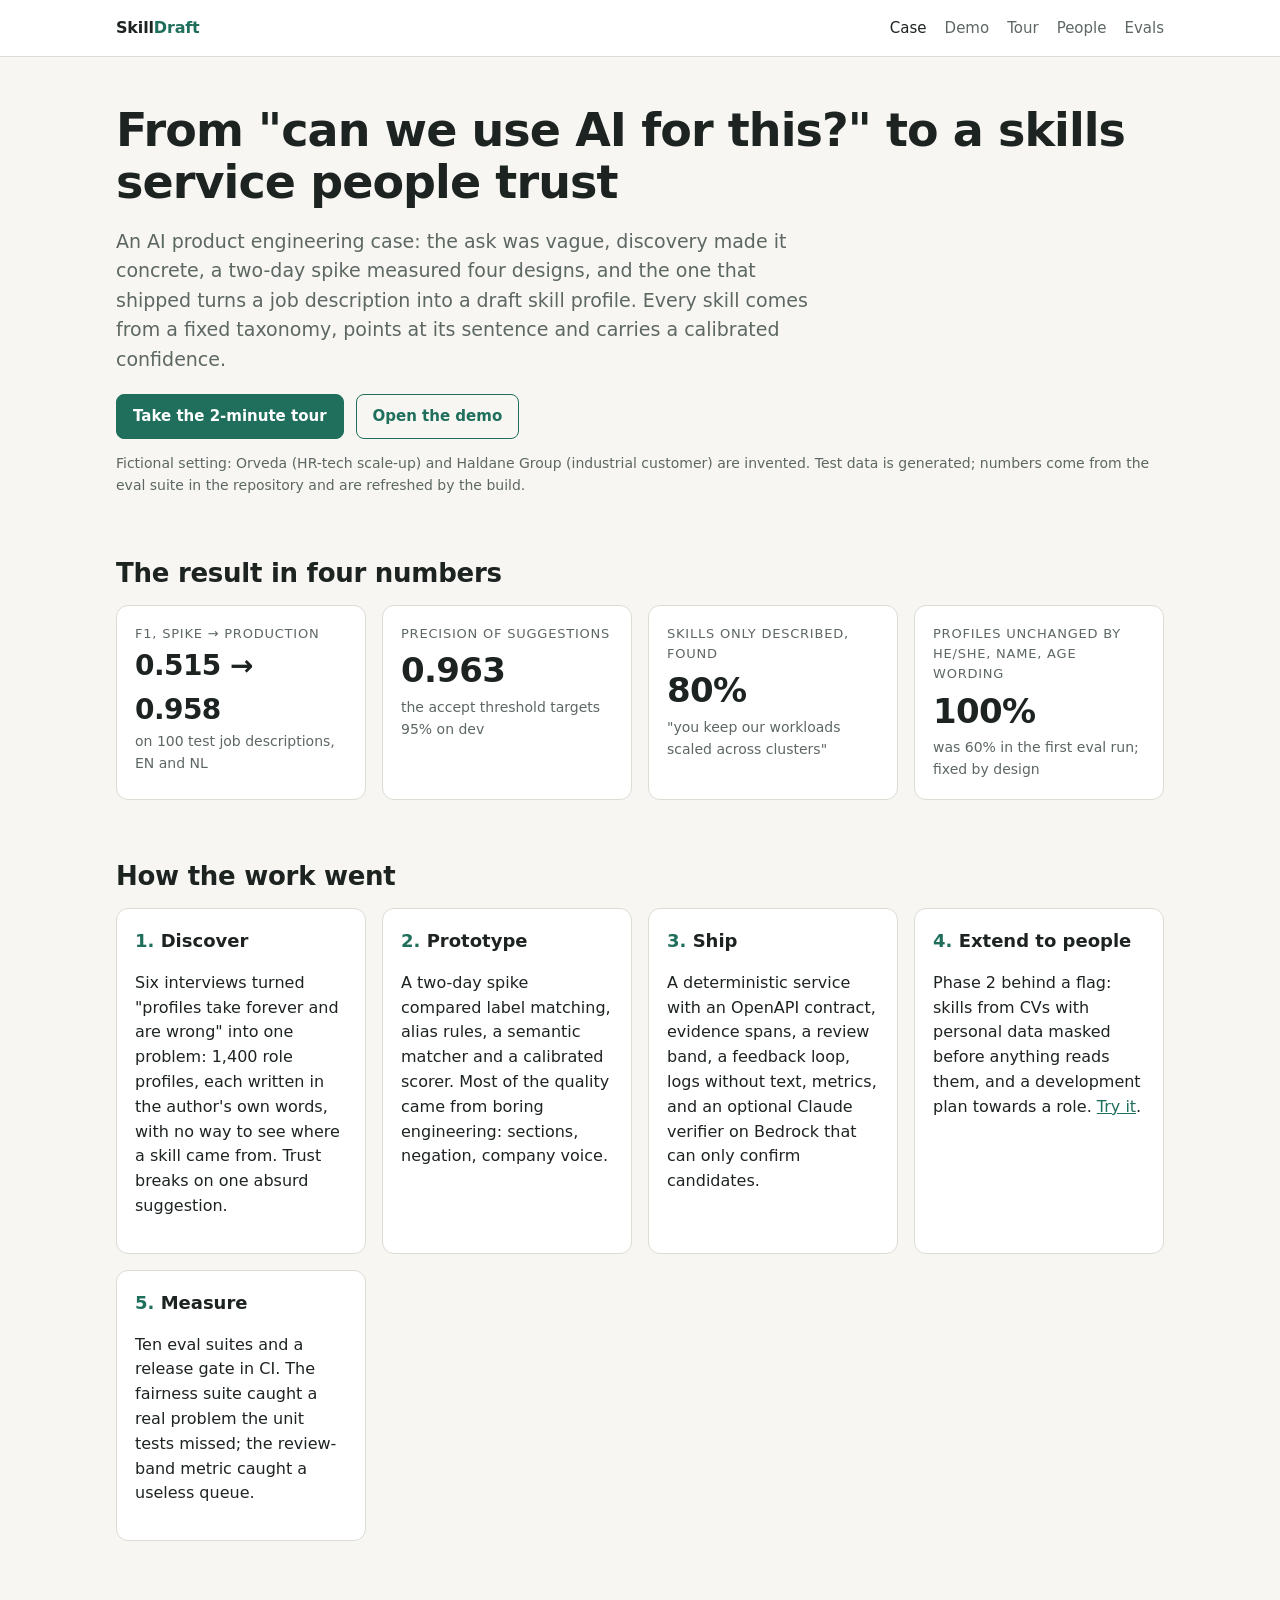
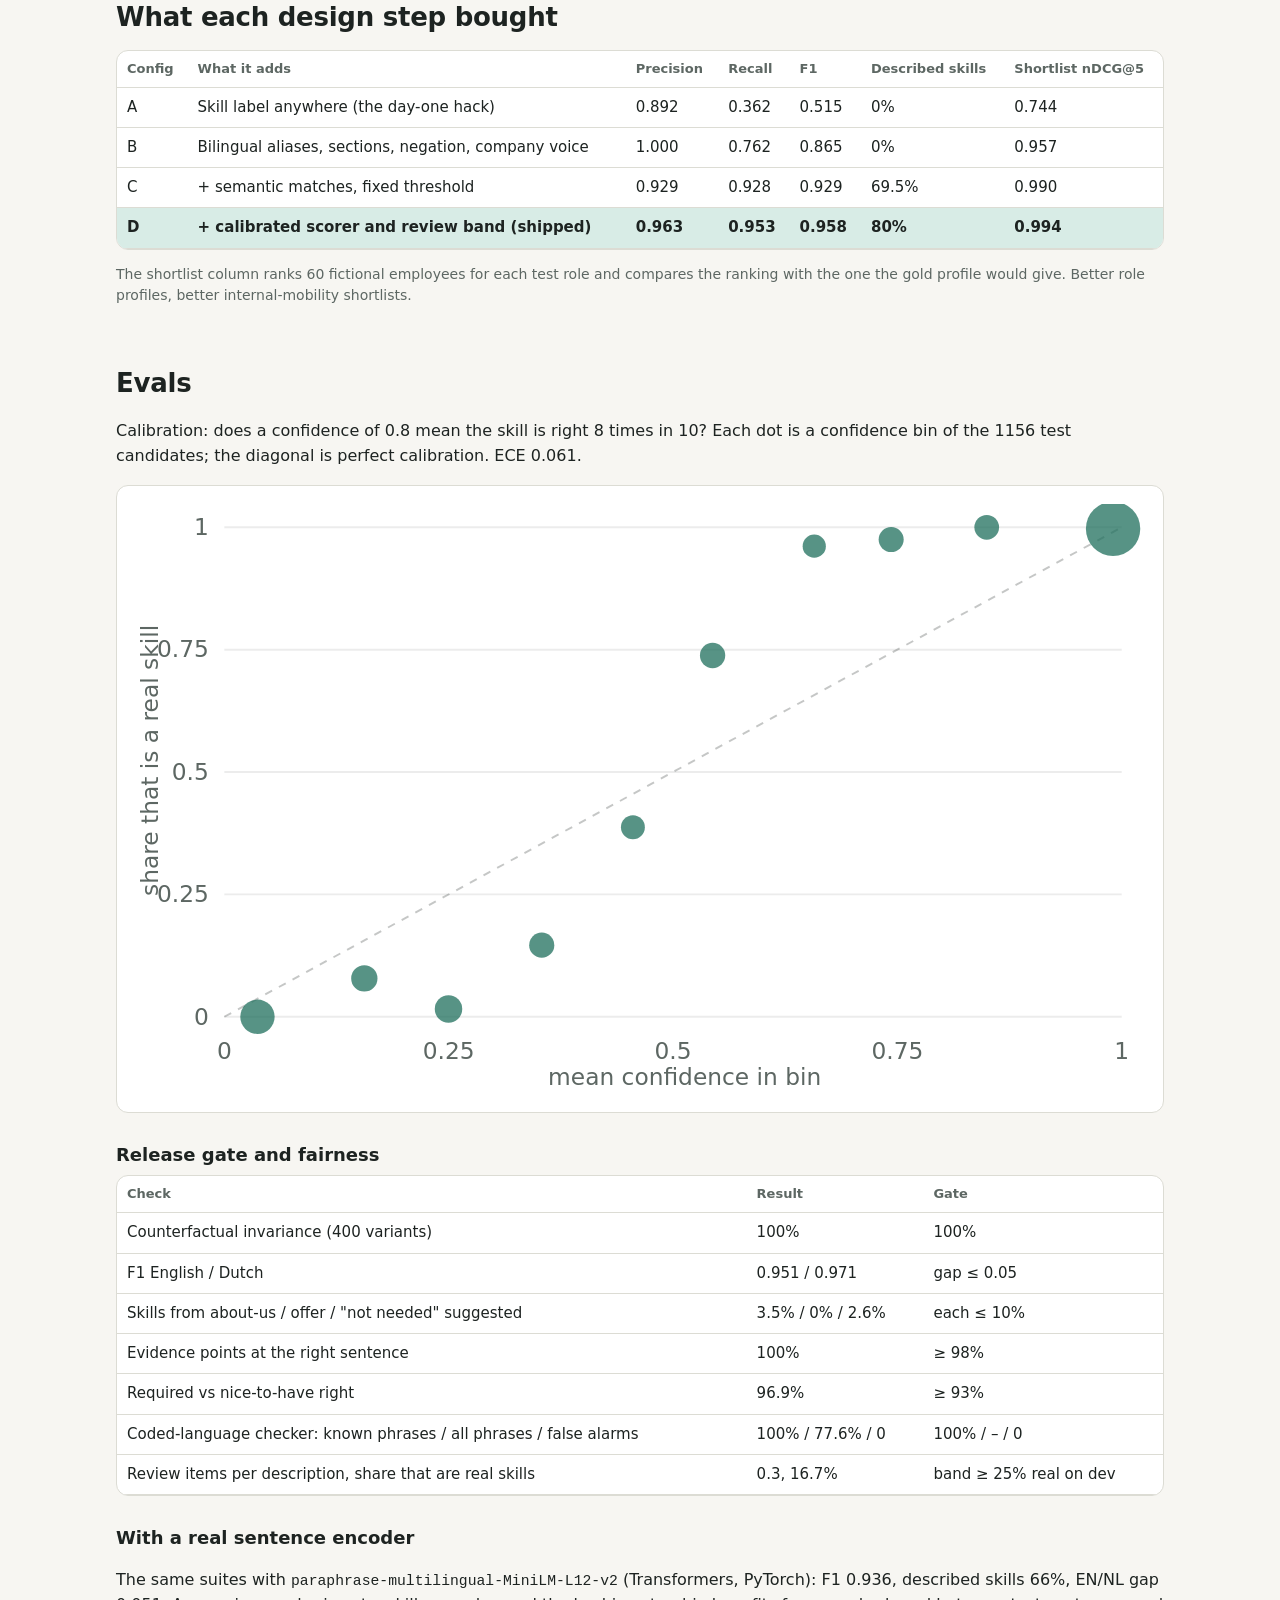
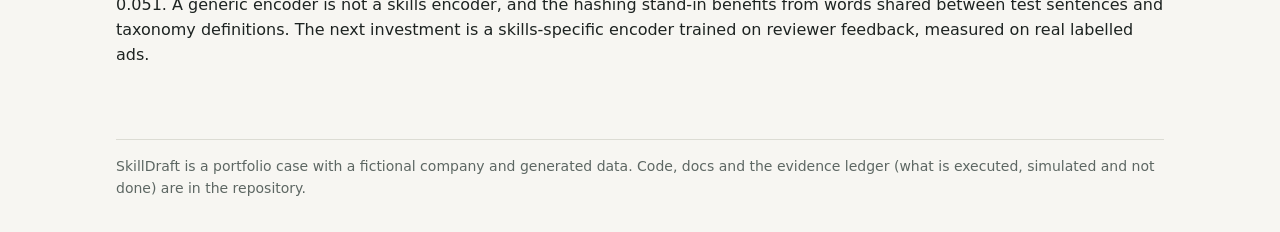
<file: site/index.html>
<!doctype html>
<html lang="en">
<head>
<meta charset="utf-8">
<meta name="viewport" content="width=device-width, initial-scale=1">
<title>SkillDraft case</title>
<meta name="description" content="From an ambiguous HR ask to a shipped AI service: discovery, a measured prototype, a calibrated skills-inference API with evidence, and fairness evals. Fictional company.">
<link rel="stylesheet" href="assets/style.css">
</head>
<body>
<header class="top"><div class="wrap">
  <a class="brand" href="./">Skill<span>Draft</span></a>
  <nav><a href="./" aria-current="page">Case</a><a href="demo/">Demo</a><a href="demo/?tour">Tour</a><a href="people/">People</a><a href="#evals">Evals</a></nav>
</div></header>

<main class="wrap">
  <h1>From "can we use AI for this?" to a skills service people trust</h1>
  <p class="lead">An AI product engineering case: the ask was vague, discovery made it concrete, a two-day spike measured four designs, and the one that shipped turns a job description into a draft skill profile. Every skill comes from a fixed taxonomy, points at its sentence and carries a calibrated confidence.</p>
  <div class="row" style="margin-top:20px">
    <a class="btn" href="demo/?tour">Take the 2-minute tour</a>
    <a class="btn ghost" href="demo/">Open the demo</a>
  </div>
  <p class="note" style="margin-top:14px">Fictional setting: Orveda (HR-tech scale-up) and Haldane Group (industrial customer) are invented. Test data is generated; numbers come from the eval suite in the repository and are refreshed by the build.</p>

  <h2>The result in four numbers</h2>
  <div class="grid">
    <div class="card"><div class="k">F1, spike → production</div><div class="big" style="font-size:28px"><!--n:A.f1-->0.515<!--/n--> → <!--n:D.f1-->0.958<!--/n--></div><div class="note">on <!--n:test.descriptions-->100<!--/n--> test job descriptions, EN and NL</div></div>
    <div class="card"><div class="k">Precision of suggestions</div><div class="big"><!--n:D.precision-->0.963<!--/n--></div><div class="note">the accept threshold targets 95% on dev</div></div>
    <div class="card"><div class="k">Skills only described, found</div><div class="big"><!--n:D.paraphrase_recall-->80%<!--/n--></div><div class="note">"you keep our workloads scaled across clusters"</div></div>
    <div class="card"><div class="k">Profiles unchanged by he/she, name, age wording</div><div class="big"><!--n:invariance-->100%<!--/n--></div><div class="note">was 60% in the first eval run; fixed by design</div></div>
  </div>

  <h2>How the work went</h2>
  <div class="grid steps">
    <div class="card step"><h3>Discover</h3><p>Six interviews turned "profiles take forever and are wrong" into one problem: 1,400 role profiles, each written in the author's own words, with no way to see where a skill came from. Trust breaks on one absurd suggestion.</p></div>
    <div class="card step"><h3>Prototype</h3><p>A two-day spike compared label matching, alias rules, a semantic matcher and a calibrated scorer. Most of the quality came from boring engineering: sections, negation, company voice.</p></div>
    <div class="card step"><h3>Ship</h3><p>A deterministic service with an OpenAPI contract, evidence spans, a review band, a feedback loop, logs without text, metrics, and an optional Claude verifier on Bedrock that can only confirm candidates.</p></div>
    <div class="card step"><h3>Extend to people</h3><p>Phase 2 behind a flag: skills from CVs with personal data masked before anything reads them, and a development plan towards a role. <a href="people/">Try it</a>.</p></div>
    <div class="card step"><h3>Measure</h3><p>Ten eval suites and a release gate in CI. The fairness suite caught a real problem the unit tests missed; the review-band metric caught a useless queue.</p></div>
  </div>

  <h2>What each design step bought</h2>
  <div class="tablewrap"><table>
    <thead><tr><th>Config</th><th>What it adds</th><th>Precision</th><th>Recall</th><th>F1</th><th>Described skills</th><th>Shortlist nDCG@5</th></tr></thead>
    <tbody>
      <tr><td>A</td><td>Skill label anywhere (the day-one hack)</td><td><!--n:A.precision-->0.892<!--/n--></td><td><!--n:A.recall-->0.362<!--/n--></td><td><!--n:A.f1-->0.515<!--/n--></td><td><!--n:A.paraphrase_recall-->0%<!--/n--></td><td><!--n:A.ndcg-->0.744<!--/n--></td></tr>
      <tr><td>B</td><td>Bilingual aliases, sections, negation, company voice</td><td><!--n:B.precision-->1.000<!--/n--></td><td><!--n:B.recall-->0.762<!--/n--></td><td><!--n:B.f1-->0.865<!--/n--></td><td><!--n:B.paraphrase_recall-->0%<!--/n--></td><td><!--n:B.ndcg-->0.957<!--/n--></td></tr>
      <tr><td>C</td><td>+ semantic matches, fixed threshold</td><td><!--n:C.precision-->0.929<!--/n--></td><td><!--n:C.recall-->0.928<!--/n--></td><td><!--n:C.f1-->0.929<!--/n--></td><td><!--n:C.paraphrase_recall-->69.5%<!--/n--></td><td><!--n:C.ndcg-->0.990<!--/n--></td></tr>
      <tr class="hl"><td>D</td><td>+ calibrated scorer and review band (shipped)</td><td><!--n:D.precision-->0.963<!--/n--></td><td><!--n:D.recall-->0.953<!--/n--></td><td><!--n:D.f1-->0.958<!--/n--></td><td><!--n:D.paraphrase_recall-->80%<!--/n--></td><td><!--n:D.ndcg-->0.994<!--/n--></td></tr>
    </tbody>
  </table></div>
  <p class="note">The shortlist column ranks 60 fictional employees for each test role and compares the ranking with the one the gold profile would give. Better role profiles, better internal-mobility shortlists.</p>

  <h2 id="evals">Evals</h2>
  <p>Calibration: does a confidence of 0.8 mean the skill is right 8 times in 10? Each dot is a confidence bin of the <!--n:candidates-->1156<!--/n--> test candidates; the diagonal is perfect calibration. ECE <!--n:ece-->0.061<!--/n-->.</p>
  <div class="card"><svg id="reliability" viewBox="0 0 520 300" role="img" aria-label="Reliability diagram" style="width:100%;height:auto"></svg></div>
  <h3 style="margin-top:28px">Release gate and fairness</h3>
  <div class="tablewrap"><table id="gate">
    <thead><tr><th>Check</th><th>Result</th><th>Gate</th></tr></thead>
    <tbody>
      <tr><td>Counterfactual invariance (<!--n:variants-->400<!--/n--> variants)</td><td><!--n:invariance-->100%<!--/n--></td><td>100%</td></tr>
      <tr><td>F1 English / Dutch</td><td><!--n:D.f1_en-->0.951<!--/n--> / <!--n:D.f1_nl-->0.971<!--/n--></td><td>gap ≤ 0.05</td></tr>
      <tr><td>Skills from about-us / offer / "not needed" suggested</td><td><!--n:D.distractor.about-->3.5%<!--/n--> / <!--n:D.distractor.offer-->0%<!--/n--> / <!--n:D.distractor.negated-->2.6%<!--/n--></td><td>each ≤ 10%</td></tr>
      <tr><td>Evidence points at the right sentence</td><td><!--n:D.evidence-->100%<!--/n--></td><td>≥ 98%</td></tr>
      <tr><td>Required vs nice-to-have right</td><td><!--n:D.importance-->96.9%<!--/n--></td><td>≥ 93%</td></tr>
      <tr><td>Coded-language checker: known phrases / all phrases / false alarms</td><td><!--n:checker.recall_known-->100%<!--/n--> / <!--n:checker.recall-->77.6%<!--/n--> / <!--n:checker.false_alarms-->0<!--/n--></td><td>100% / – / 0</td></tr>
      <tr><td>Review items per description, share that are real skills</td><td><!--n:D.review_per_jd-->0.3<!--/n-->, <!--n:D.review_precision-->16.7%<!--/n--></td><td>band ≥ 25% real on dev</td></tr>
    </tbody>
  </table></div>

  <h3 style="margin-top:28px">With a real sentence encoder</h3>
  <p>The same suites with <code><!--n:hf.name-->paraphrase-multilingual-MiniLM-L12-v2<!--/n--></code> (Transformers, PyTorch): F1 <!--n:hf.D.f1-->0.936<!--/n-->, described skills <!--n:hf.D.paraphrase_recall-->66%<!--/n-->, EN/NL gap <!--n:hf.D.lang_gap-->0.051<!--/n-->. A generic encoder is not a skills encoder, and the hashing stand-in benefits from words shared between test sentences and taxonomy definitions. The next investment is a skills-specific encoder trained on reviewer feedback, measured on real labelled ads.</p>

  <footer>
    SkillDraft is a portfolio case with a fictional company and generated data. Code, docs and the evidence ledger (what is executed, simulated and not done) are in the repository.
  </footer>
</main>
<script type="module">
  const evals = await fetch("data/evals.json").then((r) => r.json());
  const bins = evals.calibration.reliability;
  const svg = document.getElementById("reliability");
  const W = 520, H = 300, L = 46, B = 36, T = 12, R = 12;
  const x = (v) => L + v * (W - L - R), y = (v) => H - B - v * (H - B - T);
  const max = Math.max(...bins.map((b) => b.n));
  let s = `<line x1="${x(0)}" y1="${y(0)}" x2="${x(1)}" y2="${y(1)}" stroke="currentColor" opacity="0.25" stroke-dasharray="4 4"/>`;
  for (const t of [0, 0.25, 0.5, 0.75, 1]) {
    s += `<text x="${x(t)}" y="${H - 14}" text-anchor="middle">${t}</text><text x="${L - 8}" y="${y(t) + 4}" text-anchor="end">${t}</text>`;
    s += `<line x1="${x(0)}" x2="${x(1)}" y1="${y(t)}" y2="${y(t)}" stroke="currentColor" opacity="0.08"/>`;
  }
  s += `<text x="${(L + W) / 2}" y="${H - 1}" text-anchor="middle">mean confidence in bin</text>`;
  s += `<text transform="translate(12 ${(H - B) / 2}) rotate(-90)" text-anchor="middle">share that is a real skill</text>`;
  for (const b of bins) {
    const r = 4 + 10 * Math.sqrt(b.n / max);
    s += `<circle cx="${x(b.mean_confidence)}" cy="${y(b.observed)}" r="${r}" fill="var(--accent)" fill-opacity="0.75"><title>${b.bin}: ${b.n} candidates, confidence ${b.mean_confidence.toFixed(2)}, observed ${b.observed.toFixed(2)}</title></circle>`;
  }
  svg.innerHTML = s;
  svg.style.color = getComputedStyle(document.body).color;
</script>
</body>
</html>
</file>
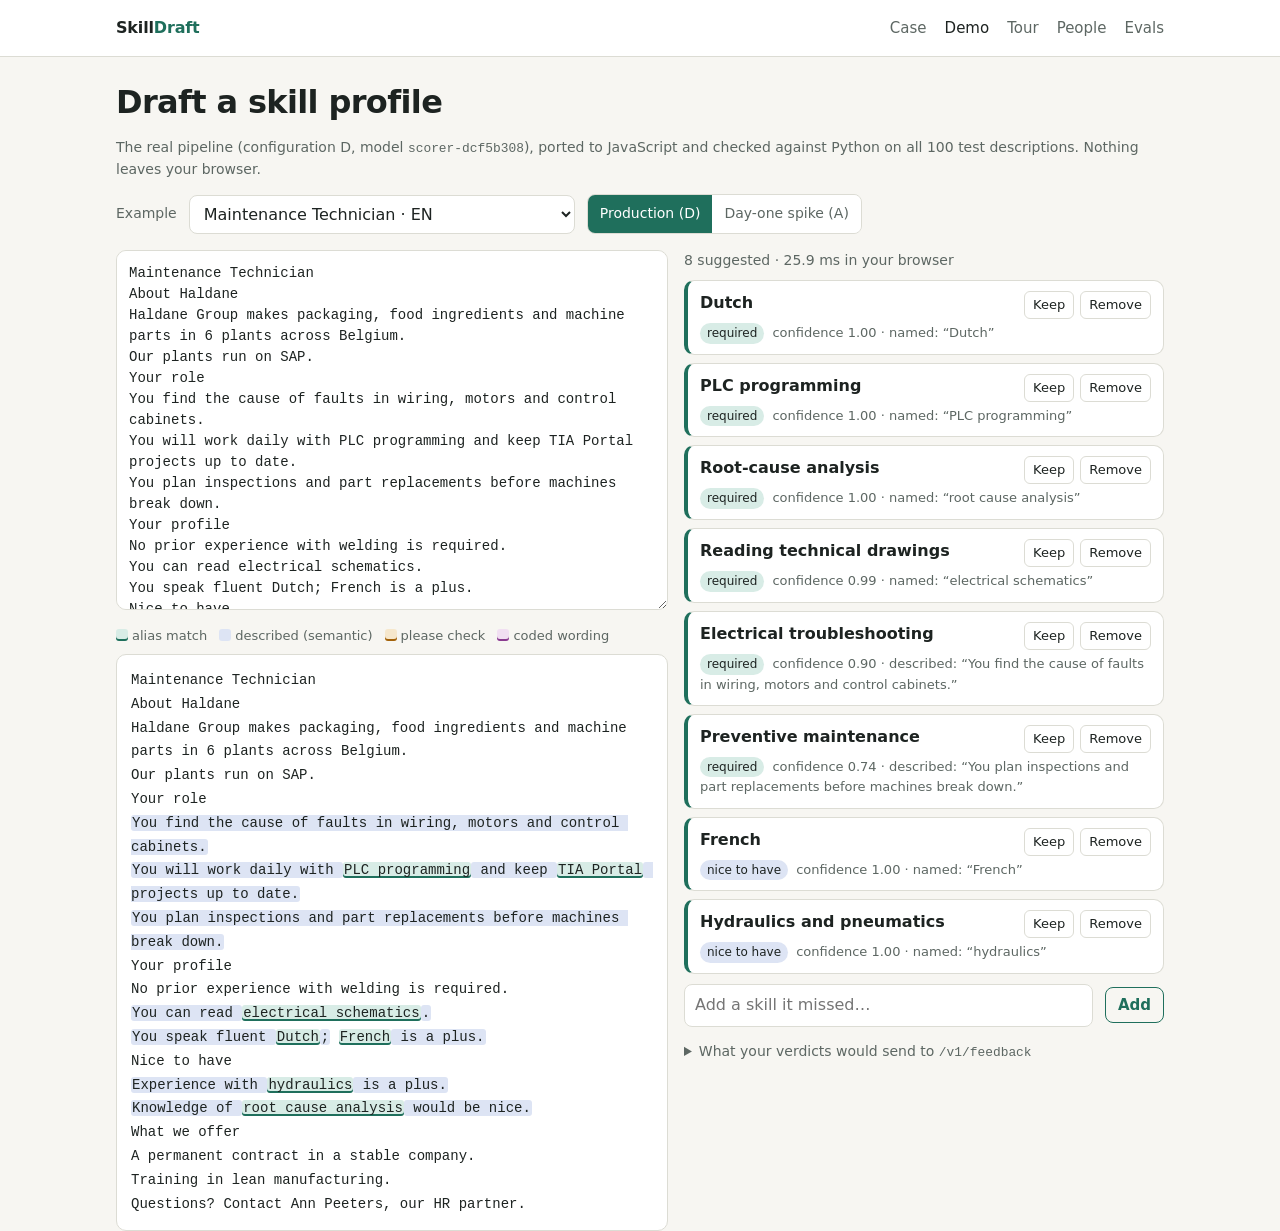
<file: site/demo/index.html>
<!doctype html>
<html lang="en">
<head>
<meta charset="utf-8">
<meta name="viewport" content="width=device-width, initial-scale=1">
<title>SkillDraft demo</title>
<meta name="description" content="Paste a job description and get a draft skill profile with evidence, confidence and coded-language flags. Runs in your browser.">
<link rel="stylesheet" href="../assets/style.css">
</head>
<body>
<header class="top"><div class="wrap">
  <a class="brand" href="../">Skill<span>Draft</span></a>
  <nav><a href="../">Case</a><a href="./" aria-current="page">Demo</a><a href="./?tour">Tour</a><a href="../people/">People</a><a href="../#evals">Evals</a></nav>
</div></header>
<main class="wrap">
  <h1 style="font-size:32px;margin-top:28px">Draft a skill profile</h1>
  <p class="note">The real pipeline (configuration D, model <code id="model">…</code>), ported to JavaScript and checked against Python on all 100 test descriptions. Nothing leaves your browser.</p>
  <div class="row" style="margin-top:12px">
    <label for="sample" class="note">Example</label>
    <select id="sample"></select>
    <div class="seg" role="group" aria-label="Configuration">
      <button id="modeD" aria-pressed="true">Production (D)</button>
      <button id="modeA" aria-pressed="false">Day-one spike (A)</button>
    </div>
  </div>
  <div class="demo">
    <section>
      <textarea id="text" spellcheck="false" aria-label="Job description"></textarea>
      <div class="legend">
        <span><b style="background:var(--accent-soft);box-shadow:inset 0 -2px 0 var(--accent)"></b>alias match</span>
        <span><b style="background:var(--sem-soft)"></b>described (semantic)</span>
        <span><b style="background:var(--warn-soft);box-shadow:inset 0 -2px 0 var(--warn)"></b>please check</span>
        <span><b style="background:var(--flag-soft);box-shadow:inset 0 -2px 0 var(--flag)"></b>coded wording</span>
      </div>
      <div id="doc" class="doc" aria-live="polite"></div>
    </section>
    <section>
      <div id="summary" class="note"></div>
      <div id="skills" class="skills" style="margin-top:8px"></div>
      <div class="row" style="margin-top:10px">
        <input id="addSkill" list="skillList" placeholder="Add a skill it missed…" aria-label="Add a skill"
          style="flex:1;min-width:0;font:inherit;padding:8px 10px;border-radius:8px;border:1px solid var(--line);background:var(--surface);color:var(--ink)">
        <button id="addBtn" class="btn ghost" style="padding:8px 12px">Add</button>
        <datalist id="skillList"></datalist>
      </div>
      <div id="extra"></div>
      <details style="margin-top:14px"><summary class="note">What your verdicts would send to <code>/v1/feedback</code></summary><pre id="feedback" class="doc" style="font-size:12px"></pre></details>
    </section>
  </div>
</main>
<div id="tour" class="tour" hidden></div>
<script type="module">
import { Pipeline, fold } from "../assets/skilldraft.mjs";

const [taxonomy, model, samples] = await Promise.all(["taxonomy", "model", "samples"].map((n) => fetch(`../data/${n}.json`).then((r) => r.json())));
const pipe = new Pipeline(taxonomy, model);
const $ = (id) => document.getElementById(id);
const esc = (s) => s.replace(/[&<>"]/g, (c) => ({ "&": "&amp;", "<": "&lt;", ">": "&gt;", '"': "&quot;" })[c]);
let mode = "D", active = null, verdicts = {}, last = null, gold = null, added = [];
$("model").textContent = model.version;
$("skillList").innerHTML = taxonomy.skills.map((s) => `<option value="${esc(s.label)}"></option>`).join("");
$("addBtn").onclick = () => {
  const label = $("addSkill").value.trim().toLowerCase();
  const s = taxonomy.skills.find((x) => x.label.toLowerCase() === label || x.aliases.some((a) => a.text.toLowerCase() === label));
  if (!s || last.skills.some((x) => x.id === s.id) || added.includes(s.id)) { $("addSkill").value = ""; return; }
  added.push(s.id); verdicts[s.id] = "add"; $("addSkill").value = ""; render($("text").value, last);
};
$("addSkill").onkeydown = (e) => { if (e.key === "Enter") $("addBtn").click(); };

for (const s of samples) $("sample").insertAdjacentHTML("beforeend", `<option value="${s.id}">${esc(s.title)} · ${s.lang.toUpperCase()}${s.gold ? " · test set" : ""}</option>`);
function load(id) {
  const s = samples.find((x) => x.id === id);
  $("sample").value = id; $("text").value = s.text; gold = s.gold; verdicts = {}; added = []; active = null; run();
}
$("sample").onchange = (e) => load(e.target.value);
let timer;
$("text").oninput = () => { clearTimeout(timer); timer = setTimeout(() => { gold = null; run(); }, 150); };
function setMode(m) { mode = m; $("modeD").setAttribute("aria-pressed", m === "D"); $("modeA").setAttribute("aria-pressed", m === "A"); run(); }
$("modeD").onclick = () => setMode("D");
$("modeA").onclick = () => setMode("A");

function spike(text) {
  const folded = fold(text), skills = [];
  for (const s of taxonomy.skills) {
    const label = fold(s.label);
    let i = folded.indexOf(label);
    while (i >= 0) {
      const before = i > 0 ? folded[i - 1] : " ", after = folded[i + label.length] ?? " ";
      if (!/[a-z0-9]/.test(before) && !/[a-z0-9]/.test(after)) {
        skills.push({ id: s.id, label: s.label, status: "suggested", importance: "required", confidence: 1, evidence: [{ start: i, end: i + label.length, quote: text.slice(i, i + label.length), kind: "exact" }] });
        break;
      }
      i = folded.indexOf(label, i + 1);
    }
  }
  return { skills, uncovered_requirements: [], language_flags: [], meta: { config: "A", latency_ms: 0 } };
}

function run() {
  const text = $("text").value;
  const t0 = performance.now();
  last = mode === "D" ? pipe.infer(text) : spike(text);
  last.meta.latency_ms = Math.round((performance.now() - t0) * 10) / 10;
  render(text, last);
}

function render(text, out) {
  // highlight runs: one class per character (flag > exact > semantic), plus "active" for the selected skill
  const cls = new Array(text.length).fill(""), act = new Array(text.length).fill(false);
  const rank = { "": 0, semantic: 1, review: 2, exact: 3, flag: 4 };
  const paint = (a, b, c, isActive) => { for (let i = a; i < b; i++) { if (rank[c] > rank[cls[i]]) cls[i] = c; if (isActive) act[i] = true; } };
  for (const s of out.skills) for (const e of s.evidence) {
    const c = e.kind === "semantic" ? "semantic" : s.status === "needs_review" ? "review" : "exact";
    paint(e.start, e.end, c, s.id === active);
  }
  for (const f of out.language_flags) paint(f.start, f.end, "flag", false);
  let html = "", i = 0;
  while (i < text.length) {
    let j = i;
    while (j < text.length && cls[j] === cls[i] && act[j] === act[i]) j++;
    const chunk = esc(text.slice(i, j));
    html += cls[i] || act[i] ? `<mark class="${cls[i]}${act[i] ? " active" : ""}">${chunk}</mark>` : chunk;
    i = j;
  }
  $("doc").innerHTML = html;

  const goldIds = gold ? new Map(gold.map((g) => [g.id, g.importance])) : null;
  const sugg = out.skills.filter((s) => s.status === "suggested").length, rev = out.skills.length - sugg;
  $("summary").innerHTML = `${sugg} suggested${rev ? `, ${rev} to check` : ""} · ${out.meta.latency_ms} ms in your browser` +
    (goldIds ? ` · test set: ${out.skills.filter((s) => s.status === "suggested" && goldIds.has(s.id)).length}/${goldIds.size} gold skills found` : "");
  $("skills").innerHTML = out.skills.map((s) => {
    const v = verdicts[s.id];
    const g = goldIds ? (goldIds.has(s.id) ? " · ✓ in gold" : " · ✗ not in gold") : "";
    const ev = s.evidence[0];
    return `<div class="skill ${s.status === "needs_review" ? "review" : ""} ${v === "reject" ? "rejected" : ""}" data-id="${s.id}" tabindex="0">
      <div><span class="name">${esc(s.label)}</span></div>
      <div class="acts"><button data-v="accept" aria-label="Accept ${esc(s.label)}">${v === "accept" ? "✓ kept" : "Keep"}</button><button data-v="reject" aria-label="Reject ${esc(s.label)}">${v === "reject" ? "✗ removed" : "Remove"}</button></div>
      <div class="meta"><span class="pill ${s.importance === "required" ? "req" : "pref"}">${s.importance === "required" ? "required" : "nice to have"}</span>${s.status === "needs_review" ? '<span class="pill rev">please check</span>' : ""}
        confidence ${s.confidence.toFixed(2)} · ${ev.kind === "semantic" ? "described" : "named"}: “${esc(ev.quote.slice(0, 70))}${ev.quote.length > 70 ? "…" : ""}”${g}</div>
    </div>`;
  }).join("") + added.map((id) => `<div class="skill" data-id="${id}" style="border-left-color:var(--sem)">
      <div><span class="name">${esc(pipe.taxonomy.byId[id].label)}</span></div>
      <div class="acts"><button data-v="add" aria-label="Remove what you added">✕</button></div>
      <div class="meta"><span class="pill">added by you</span> sent as <code>verdict: "add"</code>, the training signal for what the model missed</div>
    </div>`).join("") || `<p class="note">No skills found.</p>`;

  let extra = "";
  if (goldIds) {
    const missed = [...goldIds.keys()].filter((id) => !out.skills.some((s) => s.id === id && s.status === "suggested"));
    if (missed.length) extra += `<h3 style="margin-top:16px">Gold skills not suggested</h3><ul class="list">${missed.map((id) => `<li>${esc(pipe.taxonomy.byId[id].label)}</li>`).join("")}</ul>`;
  }
  if (out.uncovered_requirements.length) extra += `<h3 style="margin-top:16px">Not linked to any skill</h3><ul class="list">${out.uncovered_requirements.map((u) => `<li>${esc(u.text)}</li>`).join("")}</ul>`;
  if (out.language_flags.length) extra += `<h3 style="margin-top:16px">Coded wording</h3><ul class="list">${out.language_flags.map((f) => `<li><b>${f.category}</b>: “${esc(f.quote)}”. ${esc(f.suggestion)}</li>`).join("")}</ul>`;
  $("extra").innerHTML = extra;
  $("feedback").textContent = Object.entries(verdicts).map(([id, v]) => JSON.stringify({ request_id: "(from the profile response)", skill_id: id, verdict: v })).join("\n") || "(no verdicts yet)";
}

$("skills").addEventListener("click", (e) => {
  const card = e.target.closest(".skill");
  if (!card) return;
  const v = e.target.closest("button")?.dataset.v;
  if (v === "add") { added = added.filter((x) => x !== card.dataset.id); delete verdicts[card.dataset.id]; render($("text").value, last); return; }
  if (v) verdicts[card.dataset.id] = verdicts[card.dataset.id] === v ? undefined : v;
  else active = active === card.dataset.id ? null : card.dataset.id;
  for (const k of Object.keys(verdicts)) if (!verdicts[k]) delete verdicts[k];
  render($("text").value, last);
});

// ------------------------------------------------------------ tour
const signature = (o) => JSON.stringify(o.skills.map((s) => [s.id, s.status, s.importance, s.confidence]));
const steps = [
  { t: "A fictional job ad for a maintenance technician. The production pipeline runs right here, in your browser.", go: () => { setMode("D"); load("maintenance-technician"); } },
  { t: "Green: a taxonomy alias was named. Blue: a sentence was read as describing a skill. “You find the cause of faults in wiring, motors and control cabinets” became Electrical troubleshooting, without the words ever appearing.", go: () => { active = "electrical-troubleshooting"; render($("text").value, last); } },
  { t: "What is missing matters as much: “Our plants run on SAP” (company talk), “No prior experience with welding is required” (negated) and “Training in lean manufacturing” (the offer) are all left out.", go: () => { active = null; render($("text").value, last); } },
  { t: "Fairness check: we add “He will report to the plant manager.” and “Join our young and dynamic team.” to the ad.", go: () => {
      const before = signature(last);
      $("text").value = $("text").value.replace("Your role\n", "Your role\nHe will report to the plant manager.\nJoin our young and dynamic team.\n");
      run();
      steps[4].t = signature(last) === before
        ? "Same skills, same statuses, same confidence to three decimals: the profile did not move. Both phrases are flagged in purple with a neutral alternative. In the first eval run this was true for only 60% of such variants."
        : "The profile changed. That would fail the release gate.";
    } },
  { t: "", go: () => {} },
  { t: "Now the day-one spike (configuration A): skill labels anywhere in the text. It misses most skills, and look at what it does suggest: Welding, from “No prior experience with welding is required”, and Lean manufacturing, from the offer.", go: () => { load("maintenance-technician"); setMode("A"); } },
  { t: "The same pipeline on a Dutch ad. One taxonomy, aliases in both languages.", go: () => { setMode("D"); load("onderhoudstechnicus"); } },
  { t: "That is the product. The case page shows how each design step was measured, and the repository has the evals, ADRs and the evidence ledger.", go: () => {}, last: true },
];
let step = 0;
function showStep() {
  const s = steps[step];
  s.go();
  $("tour").hidden = false;
  $("tour").innerHTML = `<small>Tour ${step + 1} / ${steps.length}</small><p>${s.t || steps[step].t}</p>
    <div class="row">${s.last ? `<button class="primary" id="tEnd">Back to the case</button>` : `<button class="primary" id="tNext">Next</button>`}<button id="tClose">Close</button></div>`;
  $("tClose").onclick = () => { $("tour").hidden = true; };
  if (s.last) $("tEnd").onclick = () => { location.href = "../#evals"; };
  else $("tNext").onclick = () => { step++; showStep(); };
}
load(samples[0].id);
if (new URLSearchParams(location.search).has("tour")) showStep();
</script>
</body>
</html>
</file>
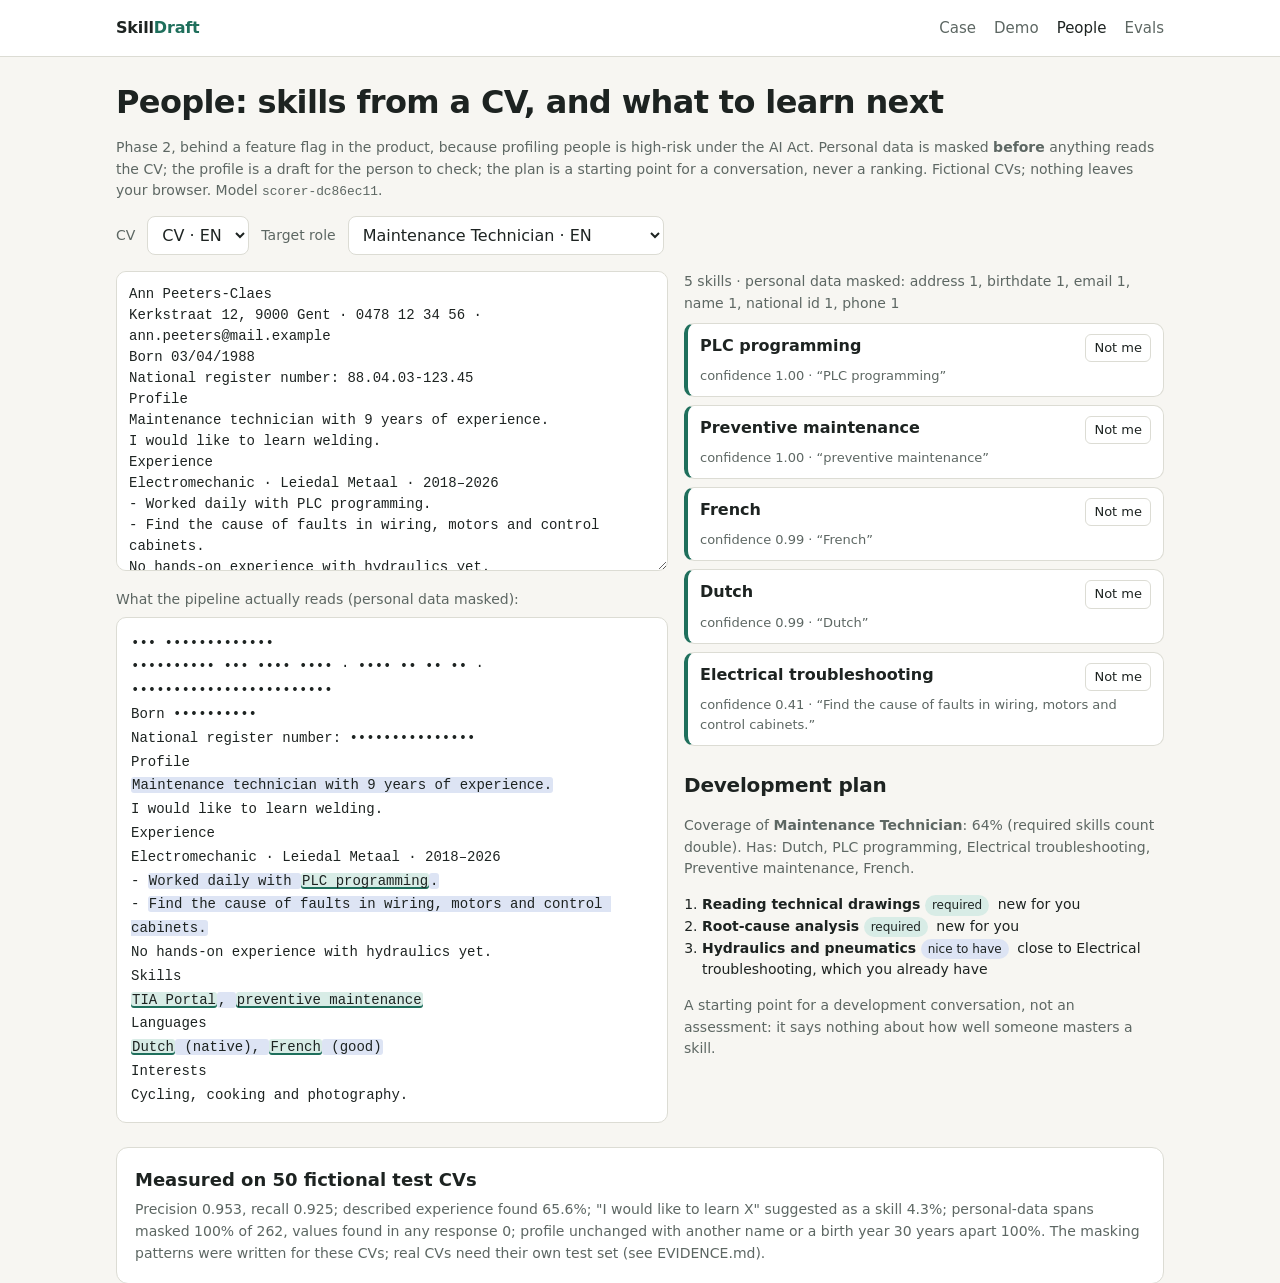
<file: site/people/index.html>
<!doctype html>
<html lang="en">
<head>
<meta charset="utf-8">
<meta name="viewport" content="width=device-width, initial-scale=1">
<title>SkillDraft people</title>
<meta name="description" content="Phase 2: draft a person's skills from a CV with personal data masked first, and a development plan towards a role. Runs in your browser.">
<link rel="stylesheet" href="../assets/style.css">
</head>
<body>
<header class="top"><div class="wrap">
  <a class="brand" href="../">Skill<span>Draft</span></a>
  <nav><a href="../">Case</a><a href="../demo/">Demo</a><a href="./" aria-current="page">People</a><a href="../#evals">Evals</a></nav>
</div></header>
<main class="wrap">
  <h1 style="font-size:32px;margin-top:28px">People: skills from a CV, and what to learn next</h1>
  <p class="note">Phase 2, behind a feature flag in the product, because profiling people is high-risk under the AI Act. Personal data is masked <b>before</b> anything reads the CV; the profile is a draft for the person to check; the plan is a starting point for a conversation, never a ranking. Fictional CVs; nothing leaves your browser. Model <code id="model">…</code>.</p>
  <div class="row" style="margin-top:12px">
    <label for="sample" class="note">CV</label><select id="sample"></select>
    <label for="role" class="note">Target role</label><select id="role"></select>
  </div>
  <div class="demo">
    <section>
      <textarea id="text" spellcheck="false" aria-label="CV text" style="min-height:300px"></textarea>
      <p class="note" style="margin:10px 0 6px">What the pipeline actually reads (personal data masked):</p>
      <div id="doc" class="doc" aria-live="polite"></div>
    </section>
    <section>
      <div id="summary" class="note"></div>
      <div id="skills" class="skills" style="margin-top:8px"></div>
      <div id="extra"></div>
      <h2 style="font-size:20px;margin:24px 0 6px">Development plan</h2>
      <div id="plan"></div>
    </section>
  </div>
  <div class="card" style="margin-top:24px">
    <h3>Measured on <!--n:cv.n-->50<!--/n--> fictional test CVs</h3>
    <p class="note" style="margin:0">Precision <!--n:cv.precision-->0.953<!--/n-->, recall <!--n:cv.recall-->0.925<!--/n-->; described experience found <!--n:cv.paraphrase_recall-->65.6%<!--/n-->; "I would like to learn X" suggested as a skill <!--n:cv.aspiration-->4.3%<!--/n-->; personal-data spans masked <!--n:cv.pii_masked-->100%<!--/n--> of <!--n:cv.pii_spans-->262<!--/n-->, values found in any response <!--n:cv.pii_leaks-->0<!--/n-->; profile unchanged with another name or a birth year 30 years apart <!--n:cv.invariance-->100%<!--/n-->. The masking patterns were written for these CVs; real CVs need their own test set (see EVIDENCE.md).</p>
  </div>
</main>
<script type="module">
import { Pipeline } from "../assets/skilldraft.mjs";

const [taxonomy, model, cvModel, roles, cvs] = await Promise.all(["taxonomy", "model", "model.cv", "samples", "cv_samples"]
  .map((n) => fetch(`../data/${n}.json`).then((r) => r.json())));
const jdPipe = new Pipeline(taxonomy, model);
const cvPipe = new Pipeline(taxonomy, cvModel, "cv");
const tax = jdPipe.taxonomy;
const $ = (id) => document.getElementById(id);
const esc = (s) => s.replace(/[&<>"]/g, (c) => ({ "&": "&amp;", "<": "&lt;", ">": "&gt;", '"': "&quot;" })[c]);
$("model").textContent = cvModel.version;
for (const c of cvs) $("sample").insertAdjacentHTML("beforeend", `<option value="${c.id}">${esc(c.title)}</option>`);
for (const r of roles) $("role").insertAdjacentHTML("beforeend", `<option value="${r.id}">${esc(r.title)} · ${r.lang.toUpperCase()}</option>`);
let removed = new Set();

// skilldraft/development.py, ported
function plan(roleSkills, personSkills) {
  const W = { required: 1, preferred: 0.5 };
  const have = new Set(personSkills);
  const role = roleSkills.filter((s) => s.status === "suggested");
  const total = role.reduce((a, s) => a + W[s.importance], 0);
  const covered = role.filter((s) => have.has(s.id)).reduce((a, s) => a + W[s.importance], 0);
  const gaps = role.filter((s) => !have.has(s.id)).map((s) => {
    const near = tax.byId[s.id].related.filter((r) => have.has(r)).sort();
    return { id: s.id, label: tax.byId[s.id].label, importance: s.importance, near };
  }).sort((a, b) => (a.importance !== "required") - (b.importance !== "required") || (!a.near.length) - (!b.near.length) || a.label.localeCompare(b.label));
  return { coverage: total ? covered / total : 0, have: role.filter((s) => have.has(s.id)), gaps };
}

function run() {
  const out = cvPipe.infer($("text").value);
  const masked = out.masked_text;
  // highlight evidence in the masked text
  const marks = new Array(masked.length).fill("");
  for (const s of out.skills) if (!removed.has(s.id)) for (const e of s.evidence) for (let i = e.start; i < e.end; i++) marks[i] = marks[i] === "exact" ? "exact" : (e.kind === "exact" ? (s.status === "suggested" ? "exact" : "review") : "semantic");
  let html = "", i = 0;
  while (i < masked.length) { let j = i; while (j < masked.length && marks[j] === marks[i]) j++; const t = esc(masked.slice(i, j)); html += marks[i] ? `<mark class="${marks[i]}">${t}</mark>` : t; i = j; }
  $("doc").innerHTML = html;
  const red = Object.entries(out.redactions).map(([k, v]) => `${k.replace("_", " ")} ${v}`).join(", ");
  $("summary").innerHTML = `${out.skills.filter((s) => s.status === "suggested").length} skills · personal data masked: ${red || "none found"}`;
  $("skills").innerHTML = out.skills.map((s) => `<div class="skill ${s.status === "needs_review" ? "review" : ""} ${removed.has(s.id) ? "rejected" : ""}" data-id="${s.id}">
      <div><span class="name">${esc(s.label)}</span></div>
      <div class="acts"><button data-id="${s.id}">${removed.has(s.id) ? "Undo" : "Not me"}</button></div>
      <div class="meta">${s.status === "needs_review" ? '<span class="pill rev">please check</span>' : ""}confidence ${s.confidence.toFixed(2)} · “${esc(s.evidence[0].quote.slice(0, 70))}”</div></div>`).join("");
  $("extra").innerHTML = out.unmapped_sentences.length ? `<h3 style="margin-top:16px">Experience not linked to a skill</h3><ul class="list">${out.unmapped_sentences.map((u) => `<li>${esc(u.text)}</li>`).join("")}</ul>` : "";
  const role = roles.find((r) => r.id === $("role").value);
  const roleProfile = jdPipe.infer(role.text).skills;
  const person = out.skills.filter((s) => s.status === "suggested" && !removed.has(s.id)).map((s) => s.id);
  const p = plan(roleProfile, person);
  $("plan").innerHTML = `<p class="note">Coverage of <b>${esc(role.title)}</b>: ${(p.coverage * 100).toFixed(0)}% (required skills count double). Has: ${p.have.map((s) => esc(tax.byId[s.id].label)).join(", ") || "none yet"}.</p>
    <ol class="list">${p.gaps.map((g) => `<li><b>${esc(g.label)}</b> <span class="pill ${g.importance === "required" ? "req" : "pref"}">${g.importance === "required" ? "required" : "nice to have"}</span>
      ${g.near.length ? `close to ${g.near.map((r) => esc(tax.byId[r].label)).join(", ")}, which you already have` : "new for you"}</li>`).join("")}</ol>
    <p class="note">A starting point for a development conversation, not an assessment: it says nothing about how well someone masters a skill.</p>`;
}
$("skills").addEventListener("click", (e) => { const id = e.target.closest("button")?.dataset.id; if (!id) return; removed.has(id) ? removed.delete(id) : removed.add(id); run(); });
$("sample").onchange = () => { $("text").value = cvs.find((c) => c.id === $("sample").value).text; removed = new Set(); run(); };
$("role").onchange = run;
let timer;
$("text").oninput = () => { clearTimeout(timer); timer = setTimeout(run, 150); };
$("role").value = roles[0].id;
$("sample").onchange();
</script>
</body>
</html>
</file>
<file: site/assets/style.css>
:root {
  --bg: #f7f6f2; --surface: #ffffff; --ink: #1d2321; --muted: #5d6763; --line: #dcdcd4;
  --accent: #1f6f5c; --accent-soft: #d8ece6; --warn: #a3620a; --warn-soft: #f6e7cc;
  --bad: #a3352b; --bad-soft: #f5dcd8; --sem: #3d5a9e; --sem-soft: #dde4f4; --flag: #8a3b8f; --flag-soft: #f1dff2;
  --mono: ui-monospace, "SF Mono", Menlo, Consolas, monospace;
  --sans: "Inter", system-ui, -apple-system, "Segoe UI", sans-serif;
}
@media (prefers-color-scheme: dark) {
  :root:not([data-theme="light"]) {
    --bg: #141816; --surface: #1c211f; --ink: #e8ebe9; --muted: #9aa5a0; --line: #2f3633;
    --accent: #5cc4a6; --accent-soft: #1d3a32; --warn: #e2a64b; --warn-soft: #3d2f17;
    --bad: #e2786d; --bad-soft: #43231f; --sem: #8fa8e6; --sem-soft: #232c45; --flag: #d58fd9; --flag-soft: #3a2340;
  }
}
:root[data-theme="dark"] {
  --bg: #141816; --surface: #1c211f; --ink: #e8ebe9; --muted: #9aa5a0; --line: #2f3633;
  --accent: #5cc4a6; --accent-soft: #1d3a32; --warn: #e2a64b; --warn-soft: #3d2f17;
  --bad: #e2786d; --bad-soft: #43231f; --sem: #8fa8e6; --sem-soft: #232c45; --flag: #d58fd9; --flag-soft: #3a2340;
}
* { box-sizing: border-box; }
html { -webkit-text-size-adjust: 100%; }
body { margin: 0; background: var(--bg); color: var(--ink); font: 16px/1.55 var(--sans); }
a { color: var(--accent); }
.wrap { max-width: 1080px; margin: 0 auto; padding: 0 16px; }
header.top { border-bottom: 1px solid var(--line); background: var(--surface); }
header.top .wrap { display: flex; align-items: center; justify-content: space-between; gap: 12px; height: 56px; }
.brand { font-weight: 700; letter-spacing: -0.01em; text-decoration: none; color: var(--ink); }
.brand span { color: var(--accent); }
nav a { margin-left: 18px; text-decoration: none; color: var(--muted); font-size: 15px; }
nav a:hover, nav a[aria-current] { color: var(--ink); }
h1 { font-size: clamp(30px, 5vw, 46px); line-height: 1.12; letter-spacing: -0.02em; margin: 48px 0 16px; }
h2 { font-size: 26px; letter-spacing: -0.01em; margin: 56px 0 12px; }
h3 { font-size: 18px; margin: 0 0 6px; }
.lead { font-size: 19px; color: var(--muted); max-width: 720px; }
.note { font-size: 14px; color: var(--muted); }
.btn { display: inline-block; padding: 10px 16px; border-radius: 8px; border: 1px solid var(--accent); background: var(--accent); color: var(--surface);
  text-decoration: none; font-weight: 600; font-size: 15px; cursor: pointer; font-family: inherit; }
.btn.ghost { background: transparent; color: var(--accent); }
.row { display: flex; gap: 12px; flex-wrap: wrap; align-items: center; }
.grid { display: grid; gap: 16px; grid-template-columns: repeat(auto-fit, minmax(230px, 1fr)); }
.card { background: var(--surface); border: 1px solid var(--line); border-radius: 12px; padding: 18px; }
.card .k { font-size: 13px; text-transform: uppercase; letter-spacing: 0.06em; color: var(--muted); }
.big { font-size: 34px; font-weight: 700; letter-spacing: -0.02em; font-variant-numeric: tabular-nums; }
.step { counter-increment: step; }
.step h3::before { content: counter(step) ". "; color: var(--accent); }
.steps { counter-reset: step; }
table { width: 100%; border-collapse: collapse; font-size: 15px; font-variant-numeric: tabular-nums; }
th, td { text-align: left; padding: 8px 10px; border-bottom: 1px solid var(--line); vertical-align: top; }
th { font-size: 13px; color: var(--muted); font-weight: 600; }
.tablewrap { overflow-x: auto; background: var(--surface); border: 1px solid var(--line); border-radius: 12px; }
tr.hl td { background: var(--accent-soft); font-weight: 600; }
.bar { height: 10px; border-radius: 5px; background: var(--line); position: relative; overflow: hidden; min-width: 80px; }
.bar > i { position: absolute; inset: 0 auto 0 0; background: var(--accent); border-radius: 5px; }
footer { margin: 72px 0 32px; padding-top: 16px; border-top: 1px solid var(--line); font-size: 14px; color: var(--muted); }
code { font-family: var(--mono); font-size: 0.92em; }

/* demo */
.demo { display: grid; grid-template-columns: minmax(0, 1.15fr) minmax(0, 1fr); gap: 16px; margin-top: 16px; }
@media (max-width: 860px) { .demo { grid-template-columns: 1fr; } nav a { margin-left: 12px; } }
textarea { width: 100%; min-height: 360px; font: 14px/1.5 var(--mono); padding: 12px; border-radius: 10px; border: 1px solid var(--line);
  background: var(--surface); color: var(--ink); resize: vertical; }
select { font: inherit; padding: 8px 10px; border-radius: 8px; border: 1px solid var(--line); background: var(--surface); color: var(--ink); max-width: 100%; }
.seg { display: inline-flex; border: 1px solid var(--line); border-radius: 8px; overflow: hidden; }
.seg button { border: 0; background: var(--surface); color: var(--muted); padding: 8px 12px; font: inherit; font-size: 14px; cursor: pointer; }
.seg button[aria-pressed="true"] { background: var(--accent); color: var(--surface); }
.doc { white-space: pre-wrap; font: 14px/1.7 var(--mono); background: var(--surface); border: 1px solid var(--line); border-radius: 10px; padding: 14px; overflow-wrap: anywhere; }
.doc mark { border-radius: 3px; padding: 0 1px; color: inherit; }
.doc mark.exact { background: var(--accent-soft); box-shadow: inset 0 -2px 0 var(--accent); }
.doc mark.semantic { background: var(--sem-soft); }
.doc mark.review { background: var(--warn-soft); box-shadow: inset 0 -2px 0 var(--warn); }
.doc mark.flag { background: var(--flag-soft); box-shadow: inset 0 -2px 0 var(--flag); }
.doc mark.active { outline: 2px solid var(--ink); }
.skills { display: flex; flex-direction: column; gap: 8px; }
.skill { display: grid; grid-template-columns: 1fr auto; gap: 4px 10px; background: var(--surface); border: 1px solid var(--line); border-left: 4px solid var(--accent);
  border-radius: 10px; padding: 10px 12px; cursor: pointer; }
.skill.review { border-left-color: var(--warn); }
.skill.rejected { opacity: 0.45; }
.skill .name { font-weight: 600; }
.skill .meta { font-size: 13px; color: var(--muted); grid-column: 1 / -1; }
.skill .acts { display: flex; gap: 6px; }
.skill .acts button { font: inherit; font-size: 13px; padding: 3px 8px; border-radius: 6px; border: 1px solid var(--line); background: transparent; color: var(--ink); cursor: pointer; }
.pill { display: inline-block; font-size: 12px; padding: 1px 7px; border-radius: 999px; background: var(--line); color: var(--ink); margin-right: 4px; }
.pill.req { background: var(--accent-soft); }
.pill.pref { background: var(--sem-soft); }
.pill.rev { background: var(--warn-soft); }
.list { margin: 6px 0 0; padding-left: 18px; font-size: 14px; }
.legend { font-size: 13px; color: var(--muted); display: flex; gap: 12px; flex-wrap: wrap; margin: 8px 0; }
.legend b { display: inline-block; width: 12px; height: 12px; border-radius: 3px; vertical-align: -1px; margin-right: 4px; }
.tour { position: fixed; right: 16px; bottom: 16px; max-width: 380px; width: calc(100% - 32px); background: var(--ink); color: var(--bg); border-radius: 12px;
  padding: 16px; box-shadow: 0 10px 30px rgba(0,0,0,0.25); z-index: 10; }
.tour p { margin: 6px 0 12px; font-size: 15px; }
.tour .row button { font: inherit; font-size: 14px; padding: 6px 12px; border-radius: 6px; border: 1px solid var(--bg); background: transparent; color: var(--bg); cursor: pointer; }
.tour .row button.primary { background: var(--bg); color: var(--ink); }
.tour small { opacity: 0.7; }
svg text { fill: var(--muted); font: 12px var(--sans); }
</file>
